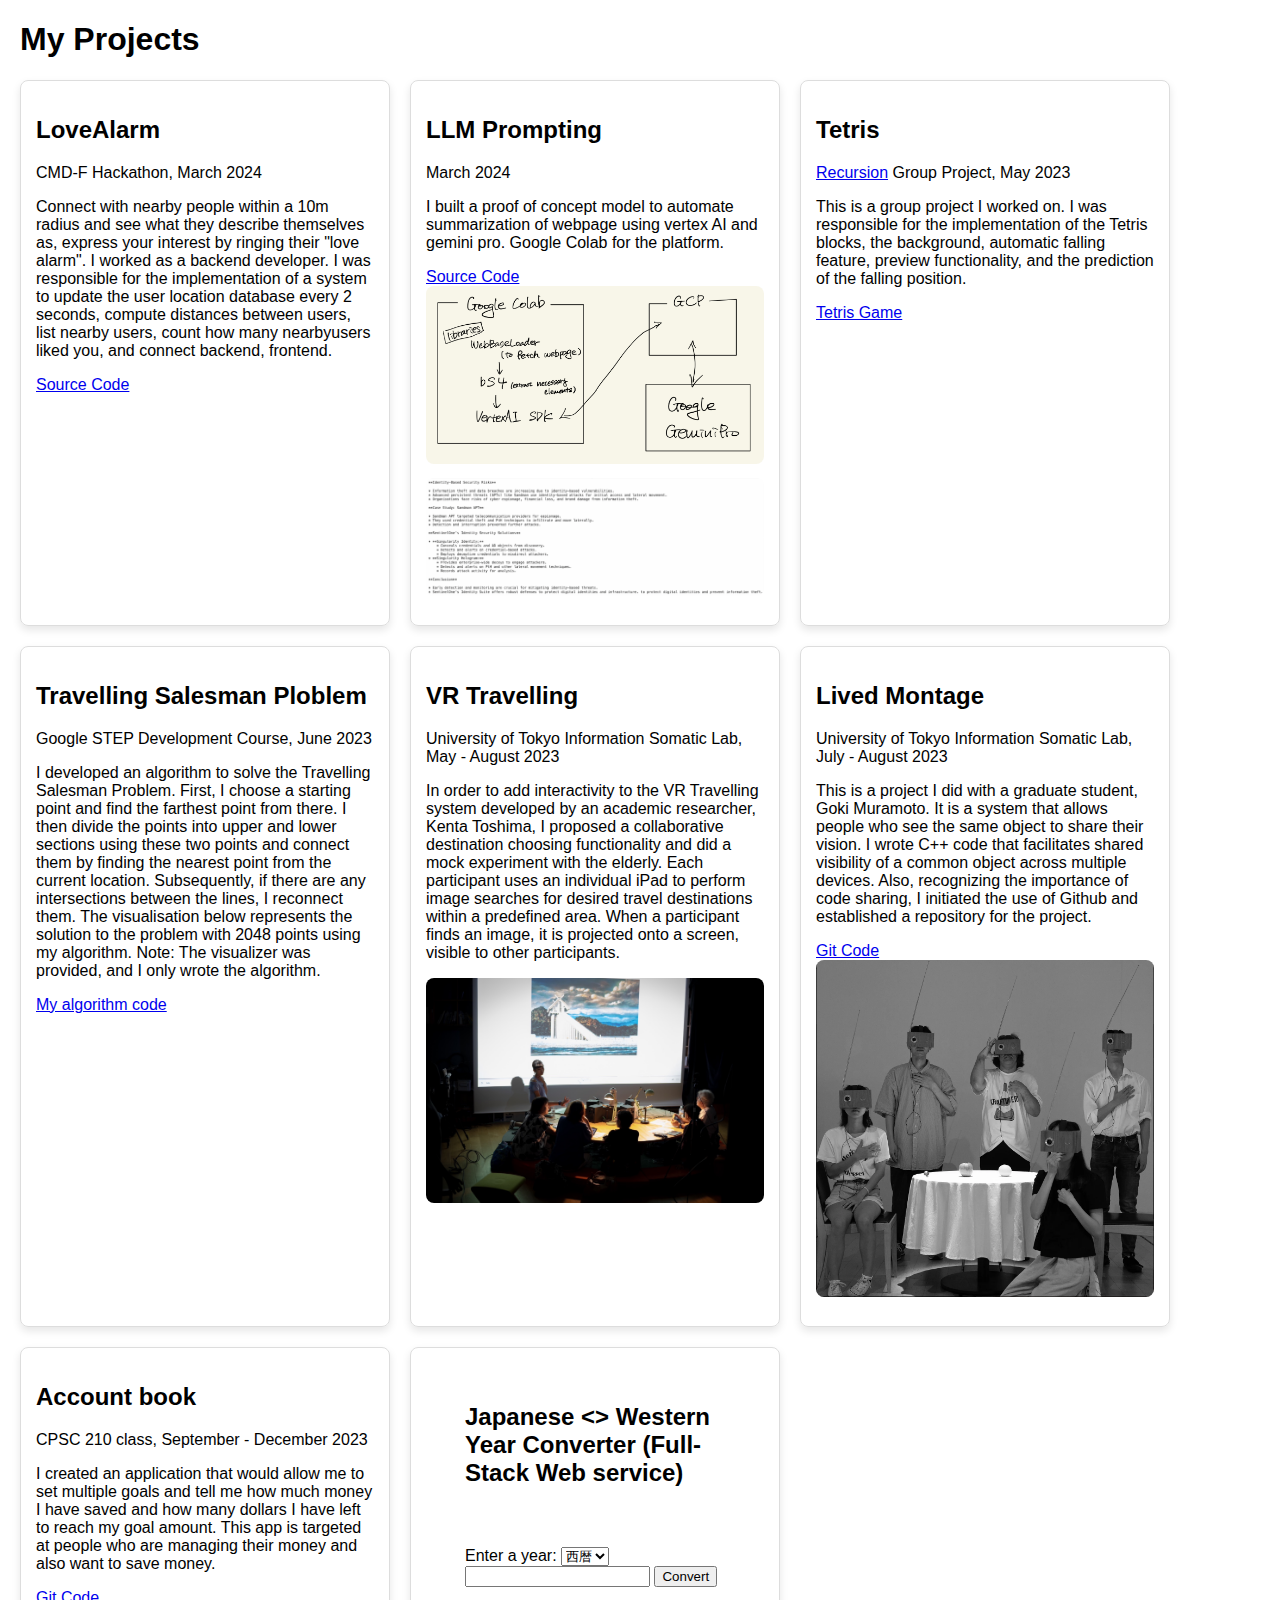
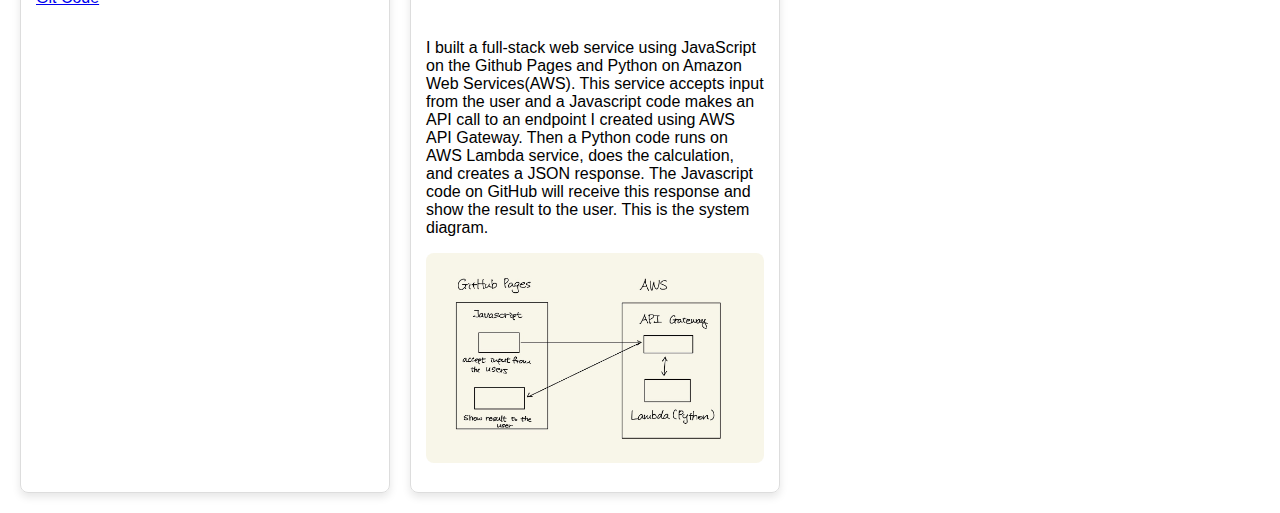
<file: index.html>
<!DOCTYPE html>
<html>
<head>
  <meta charset="utf-8">
  <meta name="viewport" content="width=device-width, initial-scale=1.0">
  <title>Yuri Yasui</title>
  <link href="https://maxcdn.bootstrapcdn.com/font-awesome/4.7.0/css/font-awesome.min.css" rel="stylesheet" integrity="sha384-wvfXpqpZZVQGK6TAh5PVlGOfQNHSoD2xbE+QkPxCAFlNEevoEH3Sl0sibVcOQVnN" crossorigin="anonymous">
  <link rel="stylesheet" type="text/css" href="stylesheet.css">
</head>
<body>

<h1>My Projects</h1>
<div class="project-container">
  
  <!--LoveAlarm -->
  <div class="project">
    <h2>LoveAlarm</h2>
    <p> CMD-F Hackathon, March 2024</p>
    <p>Connect with nearby people within a 10m radius and see what they describe themselves as, express your interest by ringing their "love alarm". 
      I worked as a backend developer. I was responsible for the implementation of a system to update the user location database every 2 seconds, compute distances between users, list nearby users,
      count how many nearbyusers liked you, and connect backend, frontend.</p>
    <a href="https://github.com/angelafeliciaa/LoveAlarm.git" target="_blank">Source Code</a>
    <iframe 
      width="336" 
      height="189" 
      src="https://youtube.com/shorts/RylAHUr5GYo?feature=share" 
      title="YouTube video player" 
      frameborder="0" 
      allow="accelerometer; autoplay; clipboard-write; encrypted-media; gyroscope; picture-in-picture; web-share" 
      allowfullscreen
    ></iframe>
  </div>

  <!--LLM Prompting-->
  <div class="project">
    <h2>LLM Prompting</h2>
    <p> March 2024</p>
    <p>I built a proof of concept model to automate summarization of webpage using vertex AI and gemini pro. Google Colab for the platform.</p>
    <a href="https://github.com/yuriyasui/LLM-Prompting.git" target="_blank">Source Code</a>
    <img src="IMG_608CB59D869C-1.jpeg" alt="LLM Prompting">
    <img src="LLM Prompting.png" alt="LLM Prompting">
  </div>
  
  <!--Tetris -->
  <div class="project">
    <h2>Tetris</h2>
    <p> <a href="https://recursionist.io/" target="_blank">Recursion</a> Group Project, May 2023</p>
    <p>This is a group project I worked on. I was responsible for the implementation of the Tetris blocks, the background, 
      automatic falling feature, preview functionality, and the prediction of the falling position.</p>
    <a href="https://teamdev-blue-may2023.github.io/work-space/tetris.html" target="_blank">Tetris Game</a>
    <iframe 
      width="336" 
      height="189" 
      src="https://www.youtube.com/embed/LqfOiyYqwH0?si=MI8pukGAFehPy4te" 
      title="YouTube video player" 
      frameborder="0" 
      allow="accelerometer; autoplay; clipboard-write; encrypted-media; gyroscope; picture-in-picture; web-share" 
      allowfullscreen
    ></iframe>
  </div>
  
  <!-- Travelling Salesman Ploblem -->
  <div class="project">
    <h2>Travelling Salesman Ploblem</h2>
    <p>Google STEP Development Course, June 2023</p>
    <p>I developed an algorithm to solve the Travelling Salesman Problem. 
      First, I choose a starting point and find the farthest point from there. 
      I then divide the points into upper and lower sections using these two points 
      and connect them by finding the nearest point from the current location. 
      Subsequently, if there are any intersections between the lines, I reconnect them. 
      The visualisation below represents the solution to the problem with 2048 points using my algorithm.  
      Note: The visualizer was provided, and I only wrote the algorithm.</p>
    <a href="https://gist.github.com/yuriyasui/2d4613ca79d4c7906a298daf6bac7d08" target="_blank">My algorithm code</a>
    <iframe 
      width="336" 
      height="189" 
      src="https://www.youtube.com/embed/oGHiwDHrF-U?si=MXfyf3kIamqZ-ujE" 
      title="YouTube video player" 
      frameborder="0" 
      allow="accelerometer; autoplay; clipboard-write; encrypted-media; gyroscope; picture-in-picture; web-share" 
      allowfullscreen
    ></iframe>
  </div>

  <!-- VR Travelling-->
  <div class="project">
    <h2>VR Travelling</h2>
    <p>University of Tokyo Information Somatic Lab, May - August 2023</p>
    <p>In order to add interactivity to the VR Travelling system developed by an academic researcher, Kenta Toshima, 
      I proposed a collaborative destination choosing functionality and did a mock experiment with the elderly. 
      Each participant uses an individual iPad to perform image searches for desired travel destinations within a predefined area. 
      When a participant finds an image, it is projected onto a screen, visible to other participants.
    </p>
    <img src="VR_Travelling.JPG" alt="VR Travelling">
  </div>

  <!-- Lived Montage-->
  <div class="project">
    <h2>Lived Montage</h2>
    <p>University of Tokyo Information Somatic Lab, July - August 2023</p>
    <p>This is a project I did with a graduate student, Goki Muramoto. It is a system that allows 
      people who see the same object to share their vision. I wrote C++ code that facilitates shared visibility of a 
      common object across multiple devices. Also, recognizing the importance of code sharing, I initiated the use of 
      Github and established a repository for the project.</p>  
    <a href="https://github.com/gokimuramoto/detector_LivedMontage.git" target="_blank">Git Code</a>
    <img src="Lived Montage pic.png" alt="Lived Montage">
  </div>

  <!-- Account book -->
  <div class="project">
    <h2>Account book</h2>
    <p>CPSC 210 class, September - December 2023</p>
    <p>I created an application that would allow me to set multiple goals and tell me how much money I have saved and how many dollars I have left to reach my goal amount. 
      This app is targeted at people who are managing their money and also want to save money.</p>
    <a href="https://github.students.cs.ubc.ca/CPSC210-2023W-T1/project_u2c5w.git" target="_blank">Git Code</a>
    <iframe 
      width="336" 
      height="189" 
      src="https://www.youtube.com/embed/xIkpGB05I8s?si=IPpnKw7PFoq0qlUH" 
      title="YouTube video player" 
      frameborder="0" 
      allow="accelerometer; autoplay; clipboard-write; encrypted-media; gyroscope; picture-in-picture; web-share" allowfullscreen
    ></iframe>
  </div>

  <!-- Year Converter -->
  <div class="project">
    <div class="container">
        <section>
            <h2>Japanese <> Western Year Converter (Full-Stack Web service)</h2>
        </section>
    </div>
    <div class="container">
        <label for="year">Enter a year:</label>
        <select id="era">
            <option value="western">西暦</option>
            <option value="showa">昭和</option>
            <option value="heisei">平成</option>
            <option value="reiwa">令和</option>
        </select>
        <input type="number" id="year">
        <button id="convert">Convert</button>
        
        <br>

        <p id="result"></p>
    </div>
    <script>
        // Event listeners for buttons
        document.getElementById("convert").addEventListener("click", function() {
          const apiEndpoint = 'https://w946sa1cyc.execute-api.us-east-2.amazonaws.com/prod/yearConverter';
          const era = document.getElementById("era").value;
          const year = document.getElementById("year").value;
          const urlWithParameters = `${apiEndpoint}?era=${era}&year=${year}`;

          fetch(urlWithParameters)
            .then(response => {
              if (!response.ok) {
                throw new Error(`HTTP error! Status: ${response.status}`);
              }
              return response.json();
            })
            .then(data => {
              // Process the API response data
              document.getElementById("result").textContent = data.converted_year;
              console.log('API Response:', data);
            })
            .catch(error => {
              // Handle errors
              console.error('API Error:', error);
              alert('API Error: ' + error.message);
            });
        });
    </script>
    <p>I built a full-stack web service using JavaScript on the Github Pages and Python on Amazon Web Services(AWS). 
      This service accepts input from the user and a Javascript code makes an API call to an endpoint I created using AWS API Gateway. 
      Then a Python code runs on AWS Lambda service, does the calculation, and creates a JSON response. 
      The Javascript code on GitHub will receive this response and show the result to the user.
      
      This is the system diagram.</p>
    <img src="Lecture Exercise-5.jpg" alt="Year Converter">
  </div>
</div>
</div> 
</body>
</html>
</file>
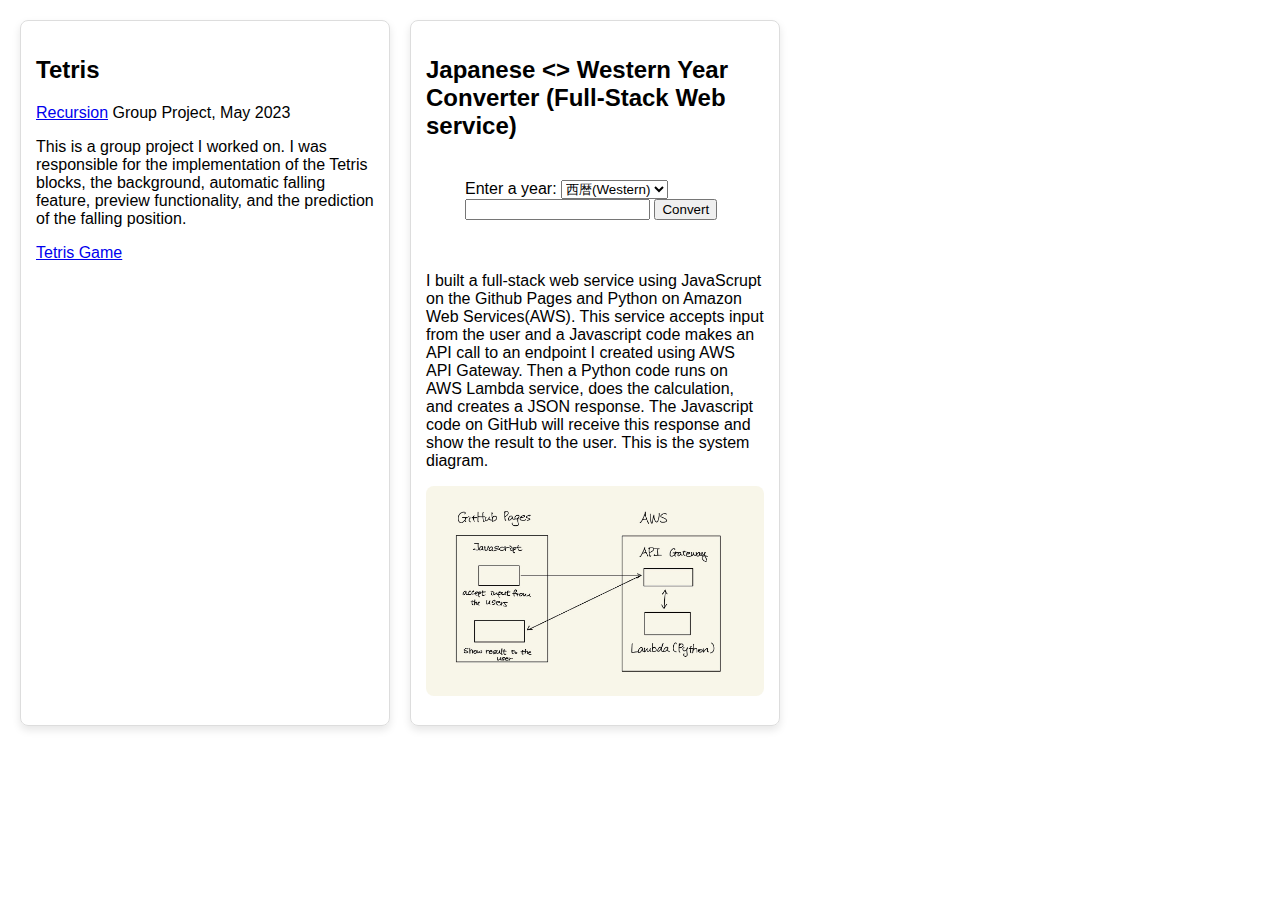
<file: JapaneseYearConverter.html>
<!DOCTYPE html>
<html lang="ja">
<body>
<meta charset="utf-8">
  <meta name="viewport" content="width=device-width, initial-scale=1.0">
  <title>Yuri Yasui</title>
  <link href="https://maxcdn.bootstrapcdn.com/font-awesome/4.7.0/css/font-awesome.min.css" rel="stylesheet" integrity="sha384-wvfXpqpZZVQGK6TAh5PVlGOfQNHSoD2xbE+QkPxCAFlNEevoEH3Sl0sibVcOQVnN" crossorigin="anonymous">
  <link rel="stylesheet" type="text/css" href="stylesheet.css">

 <div class="project-container">
     
  <!--Tetris -->
  <div class="project">
    <h2>Tetris</h2>
    <p> <a href="https://recursionist.io/" target="_blank">Recursion</a> Group Project, May 2023</p>
    <p>This is a group project I worked on. I was responsible for the implementation of the Tetris blocks, the background, 
      automatic falling feature, preview functionality, and the prediction of the falling position.</p>
    <a href="https://teamdev-blue-may2023.github.io/work-space/tetris.html" target="_blank">Tetris Game</a>
    <iframe 
      width="336" 
      height="189" 
      src="https://www.youtube.com/embed/LqfOiyYqwH0?si=MI8pukGAFehPy4te" 
      title="YouTube video player" 
      frameborder="0" 
      allow="accelerometer; autoplay; clipboard-write; encrypted-media; gyroscope; picture-in-picture; web-share" 
      allowfullscreen
    ></iframe>
  </div>
 
  <!-- Year Converter -->
  <div class="project">
  <h2>Japanese <> Western Year Converter (Full-Stack Web service)</h2>
  <div class="container">
      <label for="year">Enter a year:</label>
      <select id="era">
          <option value="western">西暦(Western)</option>
          <option value="showa">昭和(Showa)</option>
          <option value="heisei">平成(Heisei)</option>
          <option value="reiwa">令和(Reiwa)</option>
      </select>
      <input type="number" id="year">
      <button id="convert">Convert</button>
      
      <br>

      <p id="result"></p>
  </div>
    <script>
        // Event listeners for buttons
        document.getElementById("convert").addEventListener("click", function() {
          const apiEndpoint = 'https://w946sa1cyc.execute-api.us-east-2.amazonaws.com/prod/yearConverter';
          const era = document.getElementById("era").value;
          const year = document.getElementById("year").value;
          const urlWithParameters = `${apiEndpoint}?era=${era}&year=${year}`;

          fetch(urlWithParameters)
            .then(response => {
              if (!response.ok) {
                throw new Error(`HTTP error! Status: ${response.status}`);
              }
              return response.json();
            })
            .then(data => {
              // Process the API response data
              document.getElementById("result").textContent = data.converted_year;
              console.log('API Response:', data);
            })
            .catch(error => {
              // Handle errors
              console.error('API Error:', error);
              alert('API Error: ' + error.message);
            });
        });
    </script>
    <p>I built a full-stack web service using JavaScrupt on the Github Pages and Python on Amazon Web Services(AWS). 
      This service accepts input from the user and a Javascript code makes an API call to an endpoint I created using AWS API Gateway. 
      Then a Python code runs on AWS Lambda service, does the calculation, and creates a JSON response. 
      The Javascript code on GitHub will receive this response and show the result to the user.
      
      This is the system diagram.</p>
    <img src="Lecture Exercise-5.jpg" alt="Year Converter">
  </div>
</div>
</body>
</html>
</file>
<file: stylesheet.css>
* {
  box-sizing: border-box;
}

body {
  font-family: Arial, sans-serif;
  margin: 20px;
}
  
.project-container {
  display: flex;
  flex-wrap: wrap;
  gap: 20px;
}

.main-block {
    max-width: 840px;
    margin: 0 auto;
}

.container {
    max-width: 300px;
    margin: 0 auto;
    padding: 20px;
}

.project {
  width: 370px;
  border: 1px solid #ddd;
  border-radius: 8px;
  padding: 15px;
  box-shadow: 0 4px 8px rgba(0, 0, 0, 0.1);
}
  
.project img {
  max-width: 100%;
  height: auto;
  border-radius: 8px;
  margin-bottom: 10px;
}

.project video {
  max-width: 100%;
  height: auto;
  border-radius: 8px;
  margin-bottom: 10px;
}
</file>
